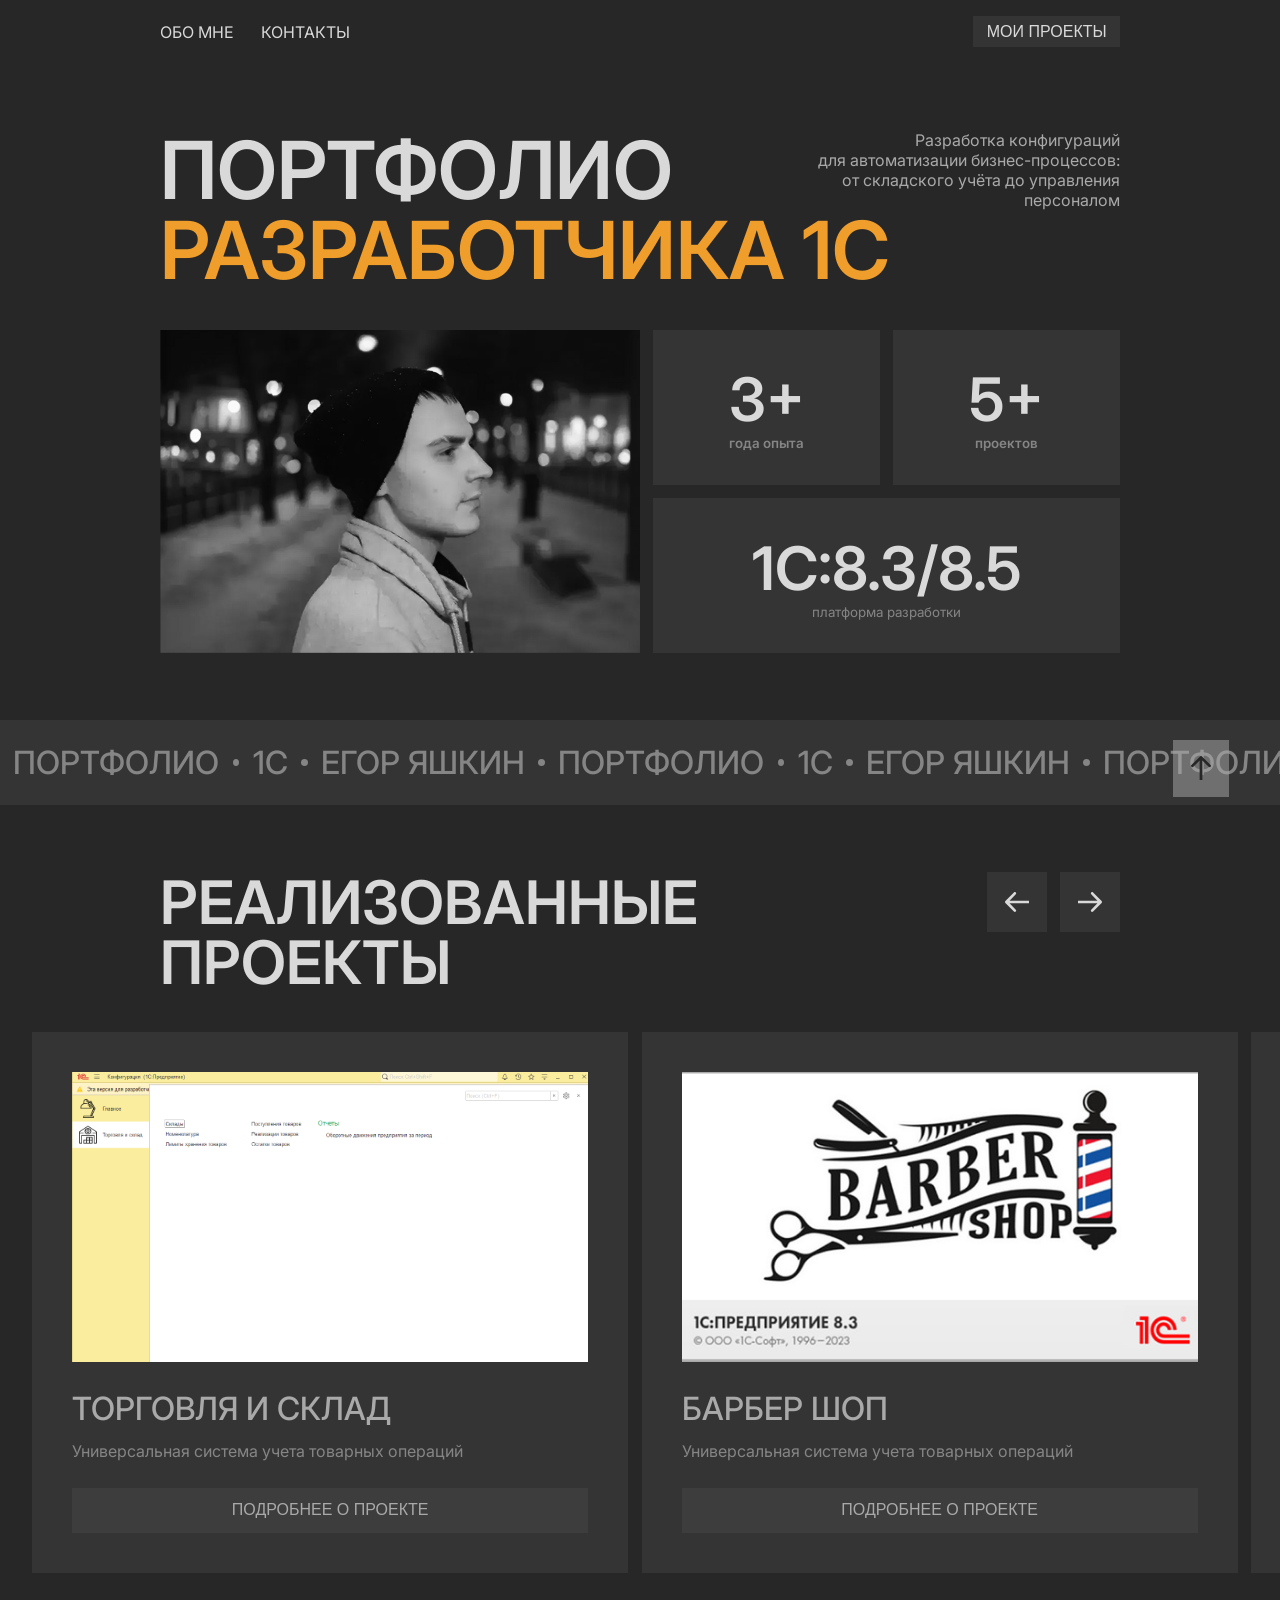
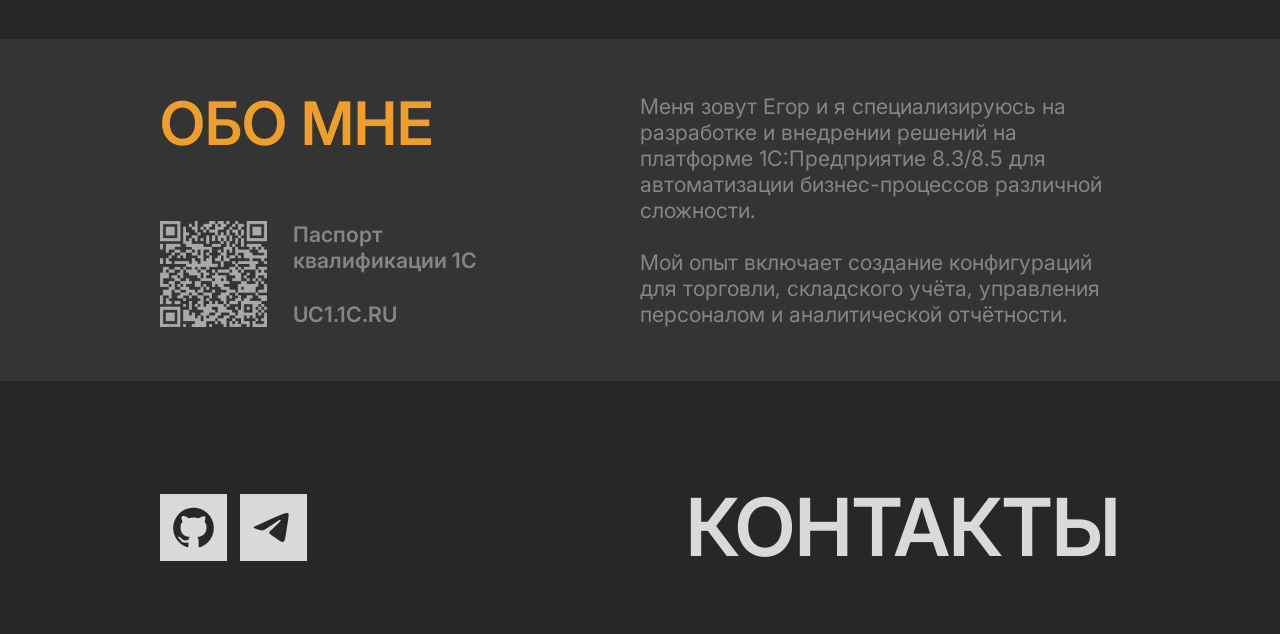
<file: index.html>
<!DOCTYPE html>
<html lang="en">

<head>
    <meta charset="UTF-8">
    <meta name="viewport" content="width=device-width, initial-scale=1.0">
    <title>ПОРТФОЛИО</title>
    <link rel="stylesheet" href="style.css">
    <link rel="icon" href="./assets/1C.svg" type="image/svg+xml">
</head>

<body class="body">
    <!-- хедер -->
    <header class="header">
        <div class="nav">
            <nav>
                <ul>
                    <li>
                        <a href="#about_me">ОБО МНЕ</a>
                    </li>
                    <li>
                        <a href="#contacts">КОНТАКТЫ</a>
                    </li>
                </ul>
            </nav>
        </div>
        <div class="btn-container">
            <button class="btn" onclick="window.location.href='./project.html#/page/0'"> МОИ ПРОЕКТЫ </button>
        </div>
    </header>

    <!-- мэйн -->
    <main class="main">
        <div class="hero">
            <div class="hero_text">
                <div class="text_container">
                    <h1 class="h1">ПОРТФОЛИО</h1>
                    <p>Разработка конфигураций для автоматизации бизнес-процессов: от складского учёта до управления
                        персоналом</p>
                </div>
                <h1 class="h1_1">РАЗРАБОТЧИКА 1С</h1>
            </div>
            <div class="grid">
                <img src="./assets/egor.png" alt="Егор">
                <div class="herocards">
                    <div class="herocard_row1">
                        <div class="herocard">
                            <span>3+</span>
                            <p>года опыта</p>
                        </div>
                        <div class="herocard">
                            <span>5+</span>
                            <p>проектов</p>
                        </div>
                    </div>
                    <div class="herocard_long">
                        <span>1С:8.3/8.5</span>
                        <p>платформа разработки</p>
                    </div>
                </div>
            </div>
        </div>
        <div class="running_line">
            <div class="ticker">
                <h3>ПОРТФОЛИО</h3>
                <img src="./assets/circle.svg" alt="circle" class="running-dot">
                <h3>1С</h3>
                <img src="./assets/circle.svg" alt="circle" class="running-dot">
                <h3>ЕГОР ЯШКИН</h3>
                <img src="./assets/circle.svg" alt="circle" class="running-dot">
                <h3>ПОРТФОЛИО</h3>
                <img src="./assets/circle.svg" alt="circle" class="running-dot">
                <h3>1С</h3>
                <img src="./assets/circle.svg" alt="circle" class="running-dot">
                <h3>ЕГОР ЯШКИН</h3>
                <img src="./assets/circle.svg" alt="circle" class="running-dot">
                <h3>ПОРТФОЛИО</h3>
                <img src="./assets/circle.svg" alt="circle" class="running-dot">
                <h3>1С</h3>
                <img src="./assets/circle.svg" alt="circle" class="running-dot">
                <h3>ЕГОР ЯШКИН</h3>
                <img src="./assets/circle.svg" alt="circle" class="running-dot">
                <h3>ПОРТФОЛИО</h3>
                <img src="./assets/circle.svg" alt="circle" class="running-dot">
                <h3>1С</h3>
                <img src="./assets/circle.svg" alt="circle" class="running-dot">
                <h3>ЕГОР ЯШКИН</h3>
                <img src="./assets/circle.svg" alt="circle" class="running-dot">
            </div>
        </div>
        <button class="btn-go-to-top" onclick="window.scrollTo(0, 0)">
            <img src="./assets/Arrow Vertical.svg" alt="arr">
        </button>
        <div class="projects">
            <div class="h2_arrows">
                <h2>РЕАЛИЗОВАННЫЕ ПРОЕКТЫ</h2>
                <div class="arrows_pr">
                    <button class="arrow_pr" id="btn-prev">
                        <img src="./assets/Arrow-1.svg" alt="arrow">
                    </button>
                    <button class="arrow_pr" id="btn-next">
                        <img src="./assets/Arrow.svg" alt="arrow">
                    </button>
                </div>
            </div>
            <div class="cards_projects" id="zone-slider">
                <div class="cards_track grabber" id="grabber">
                    <div class="card_projects">
                        <img src="./assets/pr1.png" alt="pr1">
                        <div class="text_project">
                            <span>ТОРГОВЛЯ И СКЛАД</span>
                            <p>Универсальная система учета товарных операций</p>
                        </div>
                        <button class="btn_card" onclick="window.location.href='./project.html#/page/0'">ПОДРОБНЕЕ
                            О
                            ПРОЕКТЕ</button>
                    </div>
                    <div class="card_projects">
                        <img src="./assets/pr2.png" alt="pr2">
                        <div class="text_project">
                            <span>БАРБЕР ШОП</span>
                            <p>Универсальная система учета товарных операций</p>
                        </div>
                        <button class="btn_card" onclick="window.location.href='./project.html#/page/1'">ПОДРОБНЕЕ
                            О
                            ПРОЕКТЕ</button>
                    </div>
                    <div class="card_projects">
                        <img src="./assets/pr3.png" alt="pr3">
                        <div class="text_project">
                            <span>КОНСТРУКТОР БОТОВ</span>
                            <p>Low-code платформа для создания чат-ботов</p>
                        </div>
                        <button class="btn_card" onclick="window.location.href='./project.html#/page/2'">ПОДРОБНЕЕ
                            О
                            ПРОЕКТЕ</button>
                    </div>
                    <div class="card_projects">
                        <img src="./assets/pr4.png" alt="pr4">
                        <div class="text_project">
                            <span>РАСШИРЕНИЕ 1С</span>
                            <p>Низкоуровневое расширение платформы 1С</p>
                        </div>
                        <button class="btn_card" onclick="window.location.href='./project.html#/page/3'">ПОДРОБНЕЕ
                            О
                            ПРОЕКТЕ</button>
                    </div>
                    <div class="card_projects">
                        <img src="./assets/pr5.png" alt="pr5">
                        <div class="text_project">
                            <span>ДОМОХОЗЯЙСТВО (CRM)</span>
                            <p>Система управления взаимоотношениями</p>
                        </div>
                        <button class="btn_card" onclick="window.location.href='./project.html#/page/4'">ПОДРОБНЕЕ
                            О
                            ПРОЕКТЕ</button>
                    </div>
                </div>
            </div>
        </div>
        <div class="about_container" id="about_me">
            <div class="about">
                <div class="left_about">
                    <h2>ОБО МНЕ</h2>
                    <div class="qr_text">
                        <img src="./assets/QR.png" alt="qr">
                        <div class="text_sert">
                            <span>Паспорт квалификации 1С</span>
                            <span>UC1.1C.RU</span>
                        </div>
                    </div>
                </div>
                <div class="text_about">
                    <span>Меня зовут Егор и я специализируюсь на разработке и внедрении решений на платформе
                        1С:Предприятие 8.3/8.5 для автоматизации бизнес-процессов различной сложности.</span>
                    <span>Мой опыт включает создание конфигураций для торговли, складского учёта, управления
                        персоналом
                        и аналитической отчётности.</span>
                </div>
            </div>
        </div>
    </main>

    <!-- футер -->
    <footer class="footer_container" id="contacts">
        <div class="footer">
            <div class="icons_footer">
                <img src="./assets/GIT.svg" alt="git">
                <img src="./assets/TG.svg" alt="tg">
            </div>
            <h1>КОНТАКТЫ</h1>
        </div>
    </footer>
    <script src="grabber.js"></script>
</body>

</html>
</file>
<file: style.css>
@import url('https://fonts.googleapis.com/css2?family=Inter:ital,opsz,wght@0,14..32,100..900;1,14..32,100..900&display=swap');

* {
    box-sizing: border-box;
    padding: 0;
    margin: 0;
}

html {
    font-family: 'Inter';
    font-size: 1.042vw;
    scroll-behavior: smooth;
}

.body {
    min-height: 100dvh;
    background-color: #272727;
}

h1 {
    width: fit-content;
    font-size: 6rem;
    font-weight: 600;
    line-height: 6rem;
}

h2 {
    width: fit-content;
    font-weight: 600;
    font-size: 4.5rem;
    line-height: 4.5rem;
}

h3 {
    width: fit-content;
    font-size: 2.4rem;
    font-weight: 500;
    line-height: 100%;
}

/* ______________________________________ */


/* HEADER */

.header {
    width: 75%;
    margin: 0 auto;
    display: flex;
    justify-content: space-between;
    height: auto;
    padding: 1.2rem 0rem;
}

.nav {
    display: flex;
    align-items: center;
}

.nav ul {
    display: inline-flex;
    gap: 2rem;
    list-style: none;
}

a {
    text-decoration: none;
    color: #D9D9D9;
    font-size: 1.2rem;
    letter-spacing: -5%;
}

a:hover {
    color: #A9A9A9;
}

a:active {
    color: #858585;
}


.btn {
    color: #D9D9D9;
    font-size: 1.2rem;
    background-color: #343434;
    padding: .5rem 1rem;
    border: none;
    letter-spacing: -5%;
}

.btn:hover {
    cursor: pointer;
    background-color: #3D3D3D;
    color: #A9A9A9;
}

.btn:active {
    background-color: #4A4A4A;
    color: #858585;
}

/* END HEADER */



/* ______________________________________ */



/* HERO BLOCK */

.main {
    margin-top: 5rem;
}

.hero {
    width: 75%;
    margin: 0 auto;
}

.h1 {
    color: #D9D9D9;
}

.text_container {
    display: flex;
    justify-content: space-between;
    flex-direction: row;
    align-items: center;
}

.text_container p {
    width: 35.14%;
    font-size: 1.2rem;
    text-align: end;
    color: #A9A9A9;
    letter-spacing: -5%;
}

.h1_1 {
    font-weight: 600;
    color: #EF9E2C;
    width: fit-content;
    line-height: 6rem;
}

.grid {
    display: flex;
    gap: 1rem;
    margin-top: 3rem;
}

.grid img {
    width: 50%;
}

.herocards {
    display: flex;
    flex: 1;
    flex-direction: column;
    gap: 1rem;
}

.herocard_row1 {
    display: flex;
    gap: 1rem;
    width: 100%;
    height: 50%;
}

.herocard {
    display: flex;
    flex-direction: column;
    justify-content: center;
    align-items: center;
    background-color: #343434;
    font-weight: 600;
    text-align: center;
    width: 50%;
    height: 100%;
}

.herocard span {
    font-size: 4.5rem;
    color: #D9D9D9;
}

.herocard p {
    color: #858585;
}


.herocard_long {
    display: flex;
    flex-direction: column;
    justify-content: center;
    align-items: center;
    background-color: #343434;
    text-align: center;
    height: 50%;
}

.herocard_long span {
    font-size: 4.5rem;
    font-weight: 600;
    color: #D9D9D9;
}

.herocard_long p {
    color: #858585;
}

/* END HERO BLOCK */



/* ______________________________________ */



/* RUNNING LINE */

.running_line {
    width: 100%;
    overflow: hidden;
    display: flex;
    align-items: center;
    margin-top: 5rem;
    background-color: #343434;
    font-size: 2.4rem;
    font-weight: 500;
    color: #858585;
    padding: 2rem 0rem;
}

.ticker {
    display: flex;
    align-items: center;
    width: max-content;
    animation: scroll 10s linear infinite;
}

.mod {
    animation: scroll2 17s linear infinite;
}

.ticker h3 {
    padding: 0 1rem;
    white-space: nowrap;
}

.running-dot {
    width: .5rem;
    height: .5rem;
}

@keyframes scroll {
    from {
        transform: translateX(0);
    }

    to {
        transform: translateX(-25%);
    }
}

@keyframes scroll2 {
    from {
        transform: translateX(0);
    }

    to {
        transform: translateX(-33.33%);
    }
}

/* END RUNNING LINE */



/* ______________________________________ */


/* PROJECTS */


.projects {
    display: flex;
    flex-direction: column;
    margin-top: 5rem;
    gap: 3rem;
}

.h2_arrows {
    width: 75%;
    margin: 0 auto;
    display: flex;
    justify-content: space-between;
}

.projects h2 {
    font-weight: 600;
    font-size: 4.5rem;
    color: #D9D9D9;
    line-height: 4.5rem;
}

.arrows_pr {
    display: flex;
    gap: 1rem;
}

.arrow_pr {
    height: 4.5rem;
    aspect-ratio: 1;
    display: flex;
    justify-content: center;
    align-items: center;
    background-color: #343434;
    border: none;
}

.arrow_pr img {
    width: 1.8rem;
    height: 1.5rem;
}

.arrow_pr:hover {
    cursor: pointer;
    background-color: #3D3D3D;
}

.arrow_pr:active {
    background-color: #4A4A4A;
}

/* ===== PROJECTS SLIDER ===== */

.cards_projects {
    width: 100%;
    display: flex;
    overflow: hidden;
    position: relative;
} 

.cards_projects::-webkit-scrollbar {
    display: none;
}

.cards_track {
    display: flex;
    gap: 1rem;
    will-change: transform;
    touch-action: pan-y;
    cursor: grab;
}

.card_projects {
    flex: 0 0 40%; /* размер карточек */
    display: flex;
    flex-direction: column;
    justify-content: space-between;
    background-color: #343434;
    padding: 3rem;
    gap: 2rem;

    scroll-snap-align: start;
    transition: transform 0.3s ease;
}

.card_projects:hover {
    transform: translateY(-10px);
}

.card_projects img {
    width: 100%;
    aspect-ratio: 16 / 9;
    object-fit: cover;

    -webkit-user-drag: none;
    user-select: none;
    pointer-events: none;
}

.text_project {
    display: flex;
    flex-direction: column;
    gap: 1rem;
}

.text_project span {
    font-size: 2.4rem;
    font-weight: 500;
    color: #A9A9A9;
}

.btn_card {
    display: flex;
    align-items: center;
    justify-content: center;
    background-color: #3D3D3D;
    padding: 1rem;
    border: none;
    font-size: 1.2rem;
    color: #A9A9A9;
}

.btn_card:hover {
    background-color: #4A4A4A;
    cursor: pointer;
}

.text_project p {
    font-size: 1.2rem;
    font-weight: 400;
    color: #858585;
}

/* END PROJECTS */



/* ______________________________________ */




/* ABOUT ME */

.about_container {
    margin-top: 5rem;
    background-color: #343434;
}

.about {
    width: 75%;
    margin: 0 auto;
    display: flex;
    justify-content: space-between;
    padding: 4rem 0rem;
    align-items: stretch;
}

.left_about {
    flex: 1;
    display: flex;
    flex-direction: column;
    justify-content: space-between;
}

.left_about h2 {
    flex-shrink: 0;
    font-weight: 600;
    font-size: 4.5rem;
    color: #EF9E2C;
    line-height: 4.5rem;
}

.qr_text {

    display: flex;
    gap: 2rem;
}

.qr_text img {
    align-self: stretch;
    height: auto;
    max-width: 22.25%;
    object-fit: contain;
    object-position: left center;
    flex-shrink: 0;
    display: block;
}

.text_sert {
    height: auto;
    display: flex;
    flex-direction: column;
    justify-content: space-between;
    max-width: 40%;
    font-size: 1.6rem;
    font-weight: 600;
    color: #858585;
}

.text_about {
    flex-shrink: 0;
    width: 50%;
    display: flex;
    flex-direction: column;
    gap: 2rem;
    font-size: 1.6rem;
    font-weight: 400;
    color: #858585;
}

/* END ABOUT ME */

/* END additional info block */

/*^^^ Button Go to Top ^^^*/
.btn-go-to-top {
    z-index: 10;
    position: fixed;
    bottom: 11.5%;
    right: 4%;
    border: none;
    background-color: rgba(169, 169, 169, 0.5);
    width: 4.2rem;
    aspect-ratio: 1;
    display: flex;
    justify-content: center;
    align-items: center;
    opacity: 1;
    pointer-events: auto;
    transition: opacity .3s ease;
}

.btn-go-to-top.visible {
    opacity: 0;
    pointer-events: none;
}

.btn-go-to-top:hover {
    cursor: pointer;
}

.btn-go-to-top img {
    color: transparent;
    height: 1.8rem;
    width: 1.5rem;
}

/*^^^END Button Go to Top ^^^*/


/* ______________________________________ */



/* FOOTER */

.footer_container {
    margin-top: 3rem;
    padding: 5rem 0;
}

.footer {
    width: 75%;
    margin: 0 auto;
    display: flex;
    justify-content: space-between;
    align-items: center;
}

.icons_footer {
    display: flex;
    gap: 1rem;
    width: 5rem;
    height: 5rem;
}

.footer h1 {
    font-size: 6rem;
    font-weight: 600;
    color: #D9D9D9;
    width: fit-content;
    line-height: 6rem;
}


@media screen and (max-width: 768px) {
    html {
        font-size: 1.8229vw;
    }

    h1 {
        font-size: 5rem;
        line-height: 5rem;
    }

    .header {
        width: 95%;
    }

    .hero {
        width: 95%;
        display: flex;
        flex-direction: column;
        gap: 1rem;
    }

    .hero_text {
        display: flex;
        flex-direction: column;
    }

    .text_container {
        display: contents;
    }

    .hero_text h1 {
        order: 1;
    }

    .h1_1 {
        order: 2;
    }

    .hero_text p {
        margin-top: 2rem;
        width: 50%;
        text-align: start;
        order: 3;
    }

    .h2_arrows {
        width: 95%;
    }

    .about {
        width: 95%;
    }

    .footer {
        width: 95%;
    }

    .btn-go-to-top {
        right: 2.5%;
    }
}
</file>
